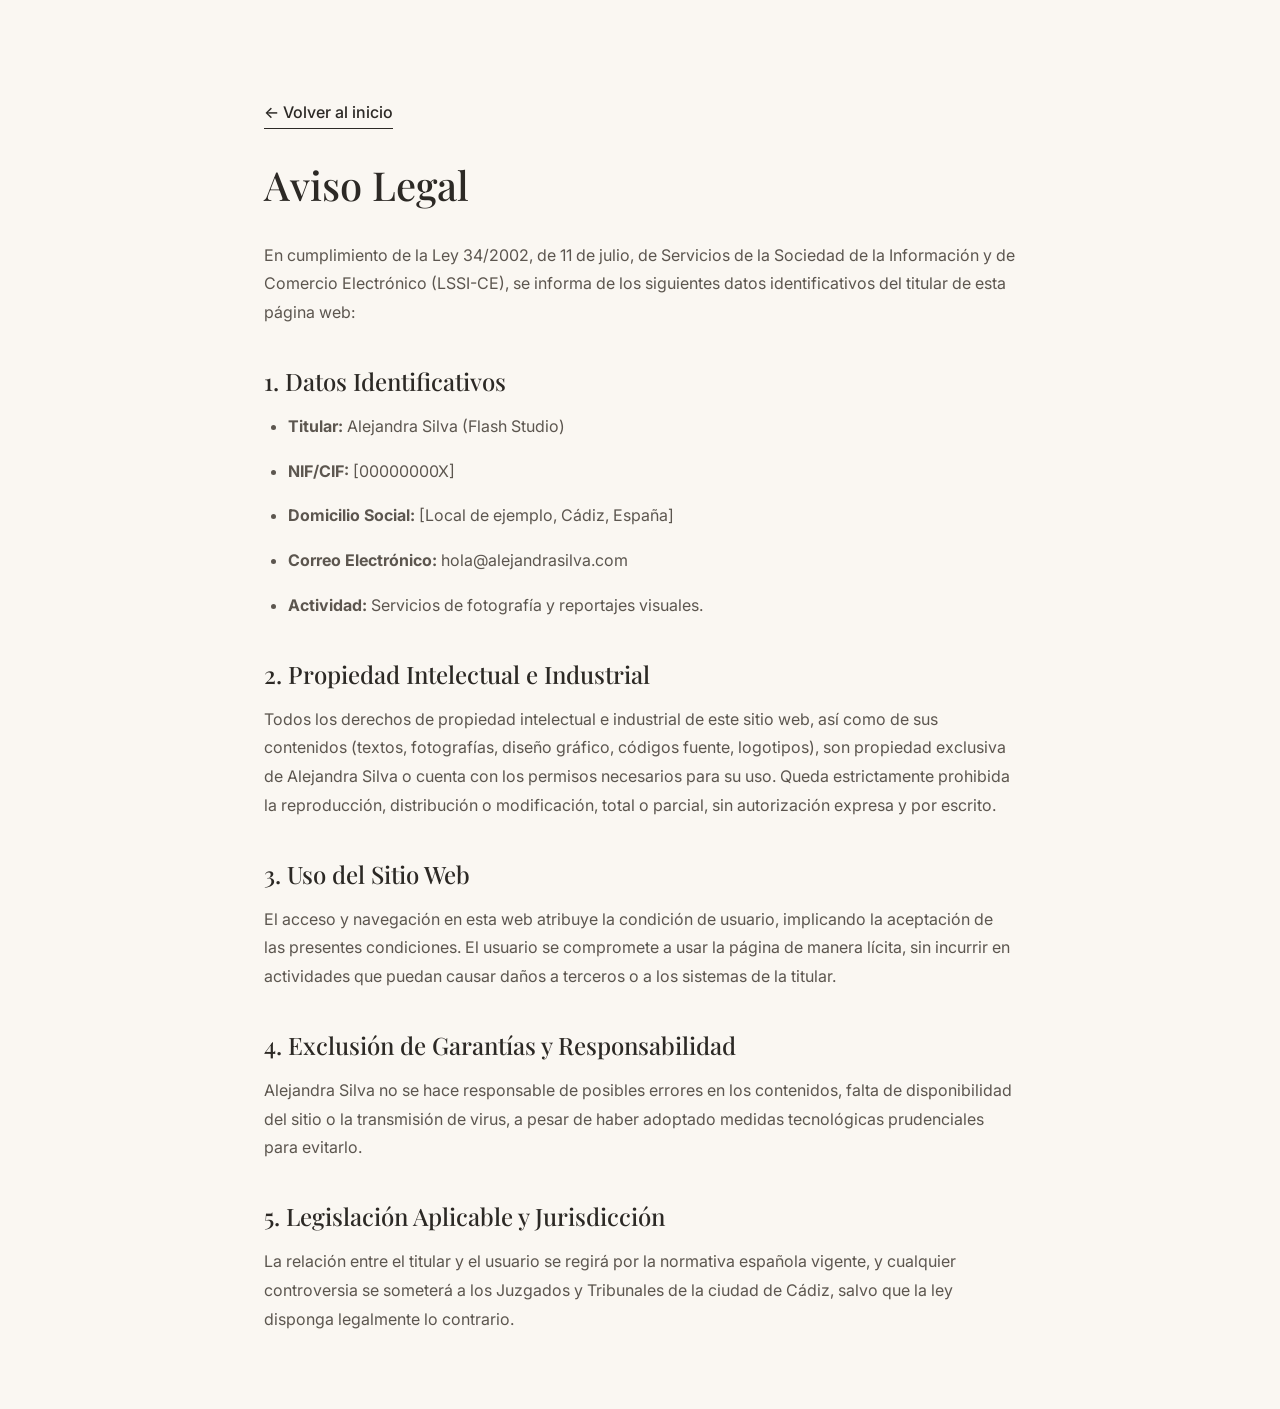
<file: aviso-legal.html>
<!DOCTYPE html>
<html lang="es">
<head>
    <meta charset="UTF-8">
    <meta name="viewport" content="width=device-width, initial-scale=1.0">
    <meta name="robots" content="noindex, nofollow">
    <title>Aviso Legal | Alejandra Silva - Flash Studio</title>
    <link rel="preconnect" href="https://fonts.googleapis.com">
    <link rel="preconnect" href="https://fonts.gstatic.com" crossorigin>
    <link href="https://fonts.googleapis.com/css2?family=Inter:wght@300;400;500;600&family=Playfair+Display:ital,wght@0,400;0,500;0,600;1,400&display=swap" rel="stylesheet">
    <link rel="stylesheet" href="style.css">
    <style>
        .legal-content { padding: 100px 1.5rem 60px; max-width: 800px; margin: 0 auto; }
        .legal-content h1 { margin-bottom: 2rem; color: var(--color-text-main); font-size: 2.5rem; }
        .legal-content h2 { margin-top: 2.5rem; margin-bottom: 1rem; font-size: 1.5rem; color: var(--color-text-main); }
        .legal-content p, .legal-content li { margin-bottom: 1rem; color: var(--color-text-muted); line-height: 1.8; }
        .legal-content ul { padding-left: 1.5rem; }
        .back-btn { display: inline-flex; align-items: center; margin-bottom: 2rem; font-weight: 500; color: var(--color-text-main); text-decoration: none; padding-bottom: 2px; border-bottom: 1px solid currentColor; }
        .back-btn:hover { color: var(--color-accent); border-color: var(--color-accent); }
    </style>
</head>
<body class="bg-cream">
    <div class="legal-content">
        <a href="index.html" class="back-btn">← Volver al inicio</a>
        <h1>Aviso Legal</h1>
        <p>En cumplimiento de la Ley 34/2002, de 11 de julio, de Servicios de la Sociedad de la Información y de Comercio Electrónico (LSSI-CE), se informa de los siguientes datos identificativos del titular de esta página web:</p>
        
        <h2>1. Datos Identificativos</h2>
        <ul>
            <li><strong>Titular:</strong> Alejandra Silva (Flash Studio)</li>
            <li><strong>NIF/CIF:</strong> [00000000X]</li>
            <li><strong>Domicilio Social:</strong> [Local de ejemplo, Cádiz, España]</li>
            <li><strong>Correo Electrónico:</strong> hola@alejandrasilva.com</li>
            <li><strong>Actividad:</strong> Servicios de fotografía y reportajes visuales.</li>
        </ul>

        <h2>2. Propiedad Intelectual e Industrial</h2>
        <p>Todos los derechos de propiedad intelectual e industrial de este sitio web, así como de sus contenidos (textos, fotografías, diseño gráfico, códigos fuente, logotipos), son propiedad exclusiva de Alejandra Silva o cuenta con los permisos necesarios para su uso. Queda estrictamente prohibida la reproducción, distribución o modificación, total o parcial, sin autorización expresa y por escrito.</p>

        <h2>3. Uso del Sitio Web</h2>
        <p>El acceso y navegación en esta web atribuye la condición de usuario, implicando la aceptación de las presentes condiciones. El usuario se compromete a usar la página de manera lícita, sin incurrir en actividades que puedan causar daños a terceros o a los sistemas de la titular.</p>

        <h2>4. Exclusión de Garantías y Responsabilidad</h2>
        <p>Alejandra Silva no se hace responsable de posibles errores en los contenidos, falta de disponibilidad del sitio o la transmisión de virus, a pesar de haber adoptado medidas tecnológicas prudenciales para evitarlo.</p>

        <h2>5. Legislación Aplicable y Jurisdicción</h2>
        <p>La relación entre el titular y el usuario se regirá por la normativa española vigente, y cualquier controversia se someterá a los Juzgados y Tribunales de la ciudad de Cádiz, salvo que la ley disponga legalmente lo contrario.</p>
    </div>
</body>
</html>
</file>
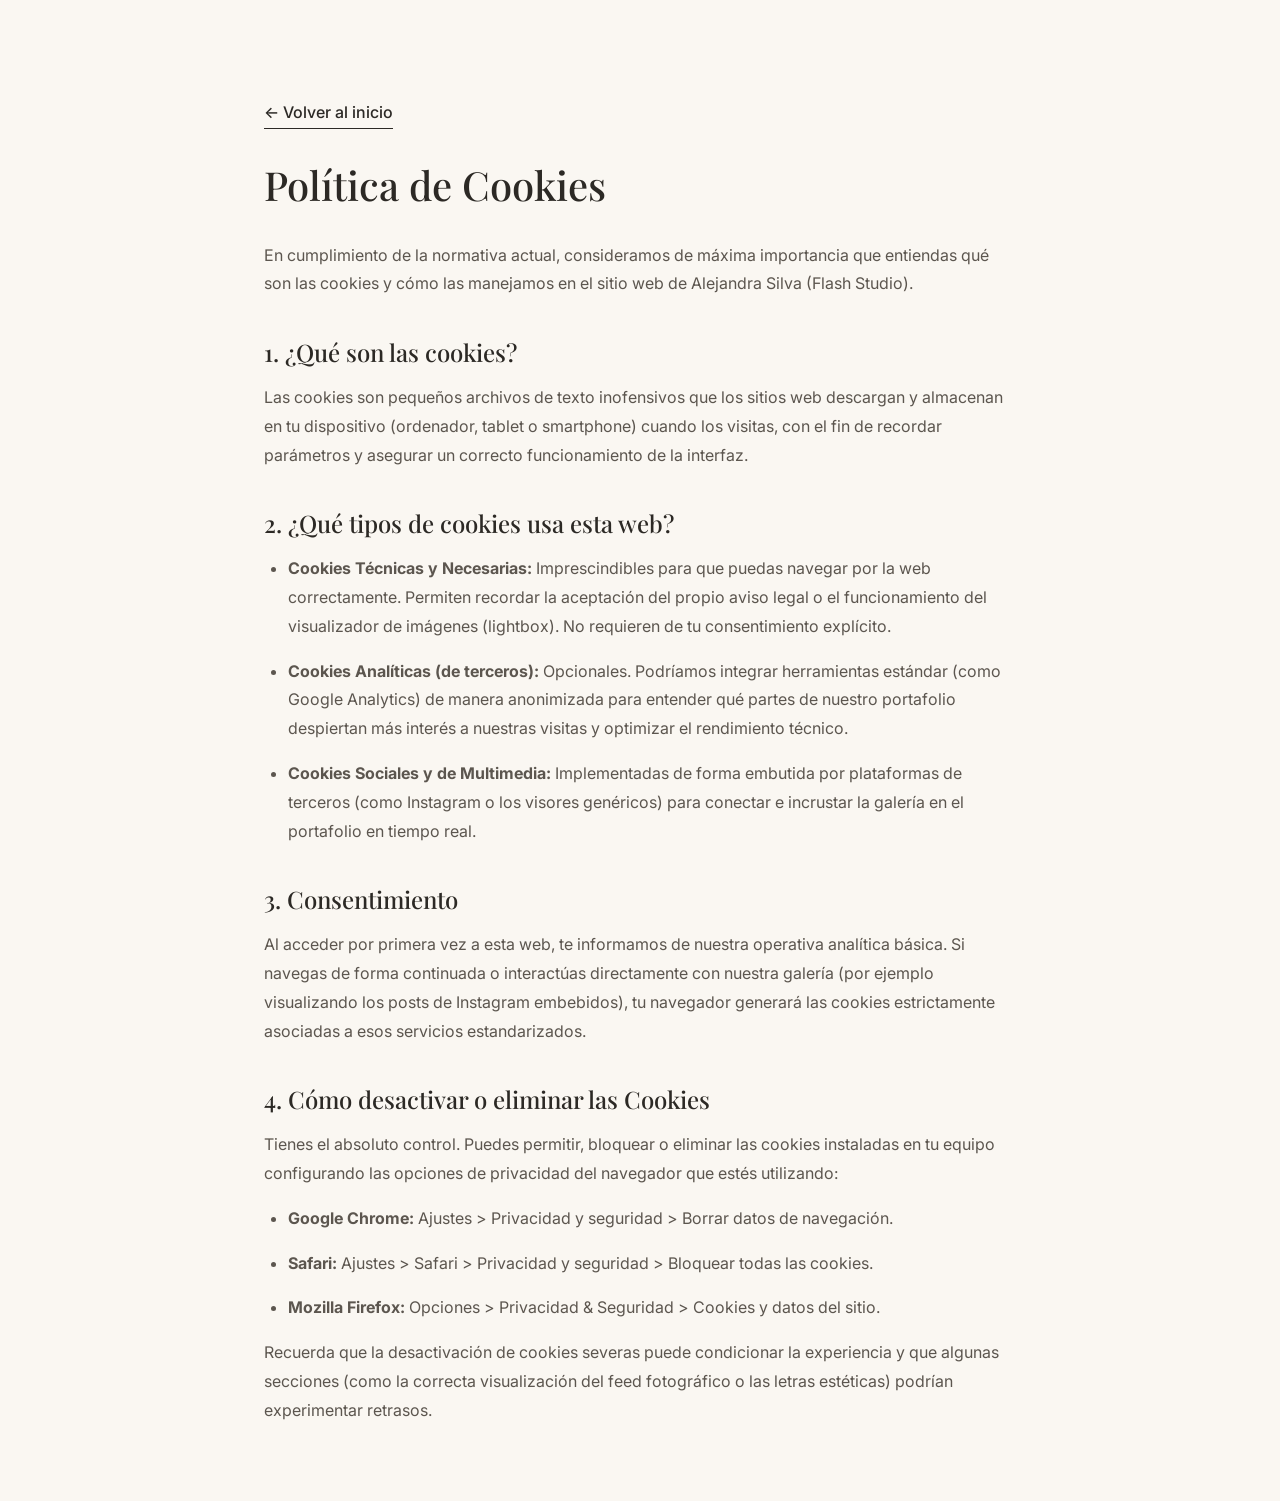
<file: politica-cookies.html>
<!DOCTYPE html>
<html lang="es">
<head>
    <meta charset="UTF-8">
    <meta name="viewport" content="width=device-width, initial-scale=1.0">
    <meta name="robots" content="noindex, nofollow">
    <title>Política de Cookies | Alejandra Silva - Flash Studio</title>
    <link rel="preconnect" href="https://fonts.googleapis.com">
    <link rel="preconnect" href="https://fonts.gstatic.com" crossorigin>
    <link href="https://fonts.googleapis.com/css2?family=Inter:wght@300;400;500;600&family=Playfair+Display:ital,wght@0,400;0,500;0,600;1,400&display=swap" rel="stylesheet">
    <link rel="stylesheet" href="style.css">
    <style>
        .legal-content { padding: 100px 1.5rem 60px; max-width: 800px; margin: 0 auto; }
        .legal-content h1 { margin-bottom: 2rem; color: var(--color-text-main); font-size: 2.5rem; }
        .legal-content h2 { margin-top: 2.5rem; margin-bottom: 1rem; font-size: 1.5rem; color: var(--color-text-main); }
        .legal-content p, .legal-content li { margin-bottom: 1rem; color: var(--color-text-muted); line-height: 1.8; }
        .legal-content ul { padding-left: 1.5rem; }
        .back-btn { display: inline-flex; align-items: center; margin-bottom: 2rem; font-weight: 500; color: var(--color-text-main); text-decoration: none; padding-bottom: 2px; border-bottom: 1px solid currentColor; }
        .back-btn:hover { color: var(--color-accent); border-color: var(--color-accent); }
    </style>
</head>
<body class="bg-cream">
    <div class="legal-content">
        <a href="index.html" class="back-btn">← Volver al inicio</a>
        <h1>Política de Cookies</h1>
        <p>En cumplimiento de la normativa actual, consideramos de máxima importancia que entiendas qué son las cookies y cómo las manejamos en el sitio web de Alejandra Silva (Flash Studio).</p>

        <h2>1. ¿Qué son las cookies?</h2>
        <p>Las cookies son pequeños archivos de texto inofensivos que los sitios web descargan y almacenan en tu dispositivo (ordenador, tablet o smartphone) cuando los visitas, con el fin de recordar parámetros y asegurar un correcto funcionamiento de la interfaz.</p>

        <h2>2. ¿Qué tipos de cookies usa esta web?</h2>
        <ul>
            <li><strong>Cookies Técnicas y Necesarias:</strong> Imprescindibles para que puedas navegar por la web correctamente. Permiten recordar la aceptación del propio aviso legal o el funcionamiento del visualizador de imágenes (lightbox). No requieren de tu consentimiento explícito.</li>
            <li><strong>Cookies Analíticas (de terceros):</strong> Opcionales. Podríamos integrar herramientas estándar (como Google Analytics) de manera anonimizada para entender qué partes de nuestro portafolio despiertan más interés a nuestras visitas y optimizar el rendimiento técnico.</li>
            <li><strong>Cookies Sociales y de Multimedia:</strong> Implementadas de forma embutida por plataformas de terceros (como Instagram o los visores genéricos) para conectar e incrustar la galería en el portafolio en tiempo real.</li>
        </ul>

        <h2>3. Consentimiento</h2>
        <p>Al acceder por primera vez a esta web, te informamos de nuestra operativa analítica básica. Si navegas de forma continuada o interactúas directamente con nuestra galería (por ejemplo visualizando los posts de Instagram embebidos), tu navegador generará las cookies estrictamente asociadas a esos servicios estandarizados.</p>

        <h2>4. Cómo desactivar o eliminar las Cookies</h2>
        <p>Tienes el absoluto control. Puedes permitir, bloquear o eliminar las cookies instaladas en tu equipo configurando las opciones de privacidad del navegador que estés utilizando:</p>
        <ul>
            <li><strong>Google Chrome:</strong> Ajustes > Privacidad y seguridad > Borrar datos de navegación.</li>
            <li><strong>Safari:</strong> Ajustes > Safari > Privacidad y seguridad > Bloquear todas las cookies.</li>
            <li><strong>Mozilla Firefox:</strong> Opciones > Privacidad & Seguridad > Cookies y datos del sitio.</li>
        </ul>
        <p>Recuerda que la desactivación de cookies severas puede condicionar la experiencia y que algunas secciones (como la correcta visualización del feed fotográfico o las letras estéticas) podrían experimentar retrasos.</p>
    </div>
</body>
</html>
</file>
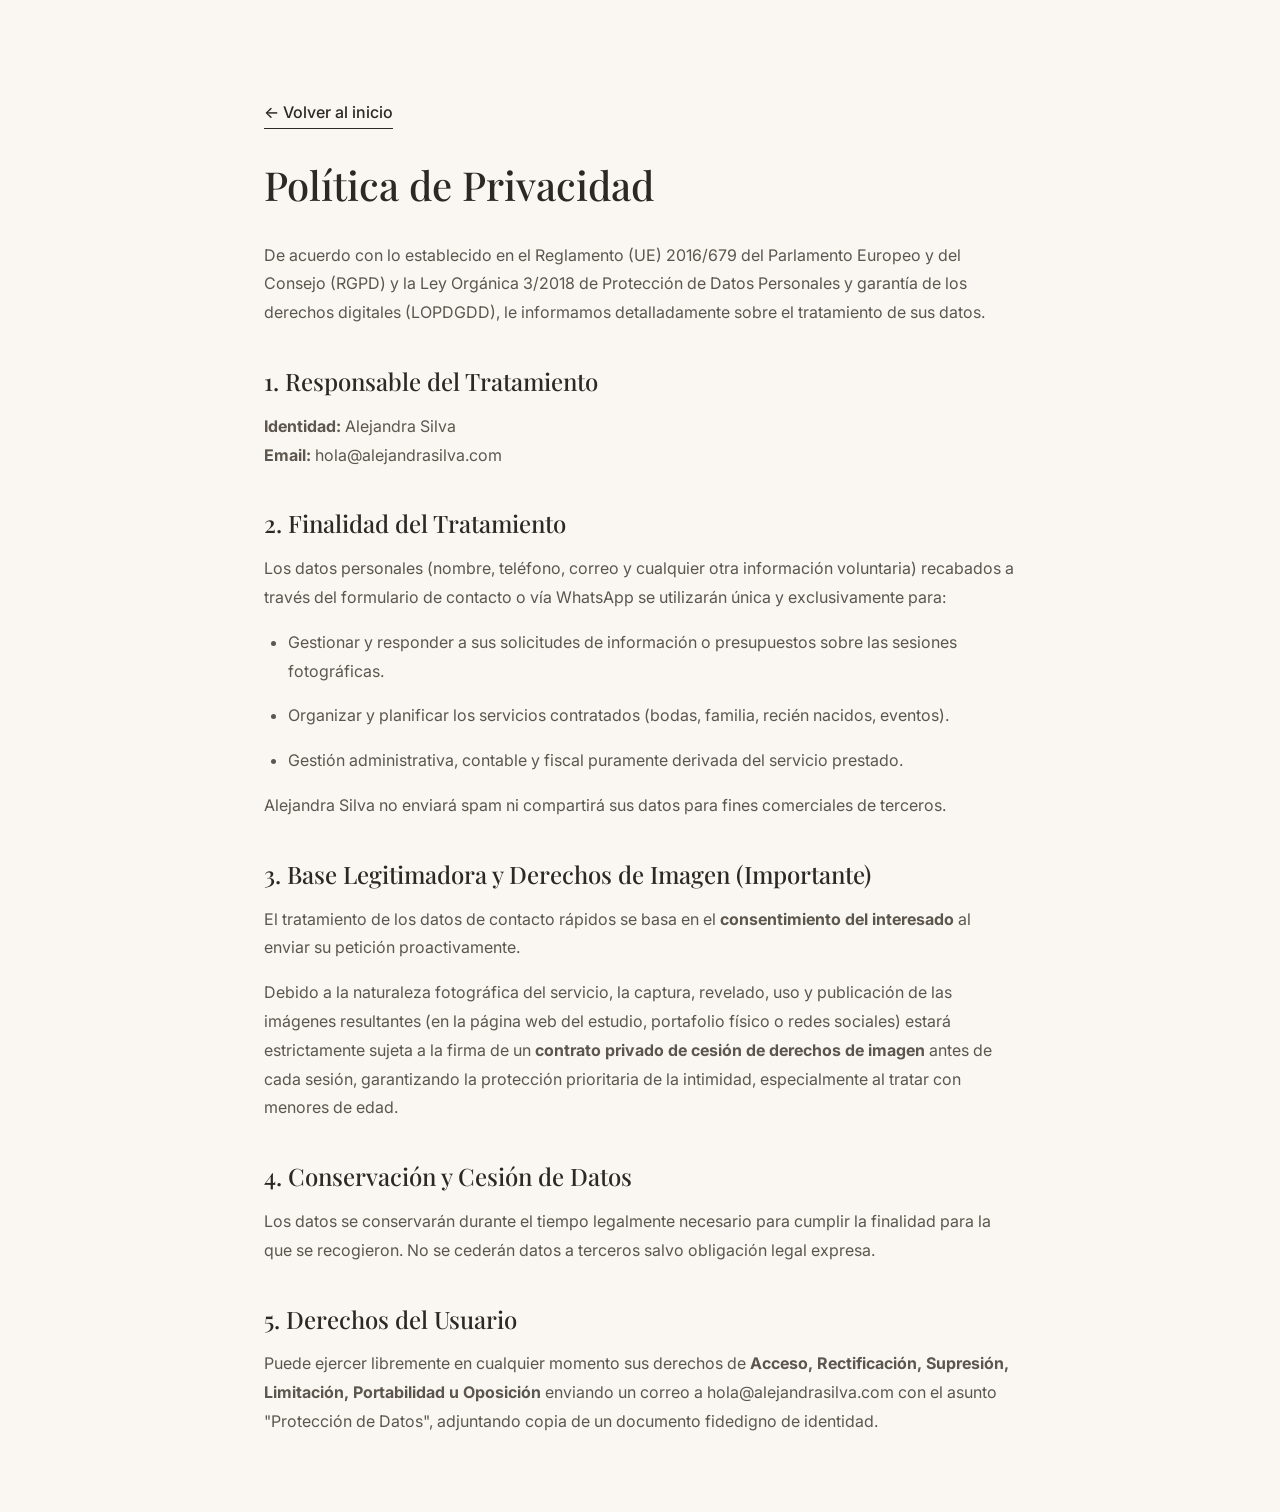
<file: politica-privacidad.html>
<!DOCTYPE html>
<html lang="es">
<head>
    <meta charset="UTF-8">
    <meta name="viewport" content="width=device-width, initial-scale=1.0">
    <meta name="robots" content="noindex, nofollow">
    <title>Política de Privacidad | Alejandra Silva - Flash Studio</title>
    <link rel="preconnect" href="https://fonts.googleapis.com">
    <link rel="preconnect" href="https://fonts.gstatic.com" crossorigin>
    <link href="https://fonts.googleapis.com/css2?family=Inter:wght@300;400;500;600&family=Playfair+Display:ital,wght@0,400;0,500;0,600;1,400&display=swap" rel="stylesheet">
    <link rel="stylesheet" href="style.css">
    <style>
        .legal-content { padding: 100px 1.5rem 60px; max-width: 800px; margin: 0 auto; }
        .legal-content h1 { margin-bottom: 2rem; color: var(--color-text-main); font-size: 2.5rem; }
        .legal-content h2 { margin-top: 2.5rem; margin-bottom: 1rem; font-size: 1.5rem; color: var(--color-text-main); }
        .legal-content p, .legal-content li { margin-bottom: 1rem; color: var(--color-text-muted); line-height: 1.8; }
        .legal-content ul { padding-left: 1.5rem; }
        .back-btn { display: inline-flex; align-items: center; margin-bottom: 2rem; font-weight: 500; color: var(--color-text-main); text-decoration: none; padding-bottom: 2px; border-bottom: 1px solid currentColor; }
        .back-btn:hover { color: var(--color-accent); border-color: var(--color-accent); }
    </style>
</head>
<body class="bg-cream">
    <div class="legal-content">
        <a href="index.html" class="back-btn">← Volver al inicio</a>
        <h1>Política de Privacidad</h1>
        <p>De acuerdo con lo establecido en el Reglamento (UE) 2016/679 del Parlamento Europeo y del Consejo (RGPD) y la Ley Orgánica 3/2018 de Protección de Datos Personales y garantía de los derechos digitales (LOPDGDD), le informamos detalladamente sobre el tratamiento de sus datos.</p>

        <h2>1. Responsable del Tratamiento</h2>
        <p><strong>Identidad:</strong> Alejandra Silva<br>
        <strong>Email:</strong> hola@alejandrasilva.com</p>

        <h2>2. Finalidad del Tratamiento</h2>
        <p>Los datos personales (nombre, teléfono, correo y cualquier otra información voluntaria) recabados a través del formulario de contacto o vía WhatsApp se utilizarán única y exclusivamente para:</p>
        <ul>
            <li>Gestionar y responder a sus solicitudes de información o presupuestos sobre las sesiones fotográficas.</li>
            <li>Organizar y planificar los servicios contratados (bodas, familia, recién nacidos, eventos).</li>
            <li>Gestión administrativa, contable y fiscal puramente derivada del servicio prestado.</li>
        </ul>
        <p>Alejandra Silva no enviará spam ni compartirá sus datos para fines comerciales de terceros.</p>

        <h2>3. Base Legitimadora y Derechos de Imagen (Importante)</h2>
        <p>El tratamiento de los datos de contacto rápidos se basa en el <strong>consentimiento del interesado</strong> al enviar su petición proactivamente.</p>
        <p>Debido a la naturaleza fotográfica del servicio, la captura, revelado, uso y publicación de las imágenes resultantes (en la página web del estudio, portafolio físico o redes sociales) estará estrictamente sujeta a la firma de un <strong>contrato privado de cesión de derechos de imagen</strong> antes de cada sesión, garantizando la protección prioritaria de la intimidad, especialmente al tratar con menores de edad.</p>

        <h2>4. Conservación y Cesión de Datos</h2>
        <p>Los datos se conservarán durante el tiempo legalmente necesario para cumplir la finalidad para la que se recogieron. No se cederán datos a terceros salvo obligación legal expresa.</p>

        <h2>5. Derechos del Usuario</h2>
        <p>Puede ejercer libremente en cualquier momento sus derechos de <strong>Acceso, Rectificación, Supresión, Limitación, Portabilidad u Oposición</strong> enviando un correo a hola@alejandrasilva.com con el asunto "Protección de Datos", adjuntando copia de un documento fidedigno de identidad.</p>
    </div>
</body>
</html>
</file>
<file: style.css>
/* style.css */
:root {
    --color-cream: #faf7f2;
    --color-sand: #e6dfd1;
    --color-sand-dark: #bbaea0;
    --color-text-main: #2c2925;
    --color-text-muted: #5c564f;
    --color-accent: #c08b68;
    --color-accent-hover: #a17050;
    --color-white: #ffffff;
    --color-whatsapp: #25d366;
    --color-whatsapp-hover: #1ebd57;
    
    --font-heading: 'Playfair Display', serif;
    --font-body: 'Inter', sans-serif;
    
    --space-sm: 0.5rem;
    --space-md: 1rem;
    --space-lg: 2rem;
    --space-xl: 4rem;
    --space-xxl: 6rem;
    
    --transition: all 0.3s ease;
    --radius: 8px;
    --container-width: 1200px;
}

* { margin: 0; padding: 0; box-sizing: border-box; }
html { scroll-behavior: smooth; font-size: 16px; }
body { font-family: var(--font-body); color: var(--color-text-main); background-color: var(--color-cream); line-height: 1.6; -webkit-font-smoothing: antialiased; }

h1, h2, h3, h4, .logo-text { font-family: var(--font-heading); font-weight: 500; line-height: 1.2; color: var(--color-text-main); }
.text-muted { color: var(--color-text-muted); }
.text-large { font-size: 1.25rem; font-weight: 300; }
.text-center { text-align: center; }

.container { width: 100%; max-width: var(--container-width); margin: 0 auto; padding: 0 1.5rem; }
.section-spacing { padding: var(--space-xl) 0; }
.py-large { padding-top: var(--space-xxl); padding-bottom: var(--space-xxl); }

.bg-base { background-color: var(--color-cream); }
.bg-light { background-color: var(--color-sand); }
.bg-white { background-color: var(--color-white); }
.bg-dark { background-color: var(--color-text-main); color: var(--color-cream); }

.grid { display: grid; }
.grid-cols-4 { grid-template-columns: repeat(4, 1fr); }
.grid-cols-2 { grid-template-columns: repeat(2, 1fr); }
.gap-main { gap: 2rem; }
.gap-large { gap: 3rem; }
.gap-xl { gap: 4rem; }

.split-layout { display: flex; gap: var(--space-xxl); }
.align-center { align-items: center; }
.align-start { align-items: flex-start; }

.mb-4 { margin-bottom: 1.5rem; }
.mt-3 { margin-top: 1rem; }
.mt-4 { margin-top: 1.5rem; }
.mt-5 { margin-top: 3rem; }
.mr-2 { margin-right: 0.5rem; }

img { max-width: 100%; height: auto; display: block; }
.rounded-image { border-radius: var(--radius); }
.shadow { box-shadow: 0 20px 40px rgba(0,0,0,0.08); }

a { color: inherit; text-decoration: none; transition: var(--transition); }
.btn { display: inline-flex; align-items: center; justify-content: center; padding: 0.75rem 1.5rem; font-family: var(--font-body); font-weight: 500; font-size: 1rem; border-radius: var(--radius); transition: var(--transition); cursor: pointer; border: none; }
.btn-large { padding: 1rem 2rem; font-size: 1.125rem; }
.btn-block { width: 100%; }

.btn-primary { background-color: var(--color-text-main); color: var(--color-cream); border: 2px solid var(--color-text-main); }
.btn-primary:hover { background-color: transparent; color: var(--color-text-main); }
.btn-outline { background-color: transparent; color: var(--color-text-main); border: 1px solid var(--color-text-main); }
.btn-outline:hover { background-color: var(--color-text-main); color: var(--color-cream); }
.btn-whatsapp { background-color: var(--color-whatsapp); color: white; }
.btn-whatsapp:hover { background-color: var(--color-whatsapp-hover); }

.link-arrow { display: inline-flex; align-items: center; font-weight: 500; color: var(--color-text-main); border-bottom: 1px solid currentColor; padding-bottom: 2px; }
.link-arrow i { margin-left: 0.5rem; transition: var(--transition); }
.link-arrow:hover i { transform: translateX(5px); }

.navbar { position: fixed; top: 0; width: 100%; background-color: rgba(250, 247, 242, 0.95); backdrop-filter: blur(10px); z-index: 1000; padding: 1rem 0; border-bottom: 1px solid rgba(0,0,0,0.05); transition: padding 0.3s ease; }
.navbar.scrolled { padding: 0.5rem 0; box-shadow: 0 2px 10px rgba(0,0,0,0.05); }
.nav-content { display: flex; justify-content: space-between; align-items: center; }
.logo { display: flex; flex-direction: column; }
.logo-text { font-size: 1.5rem; font-weight: 600; }
.logo-sub { font-size: 0.75rem; font-family: var(--font-body); letter-spacing: 2px; text-transform: uppercase; color: var(--color-text-muted); }

.nav-links { display: flex; align-items: center; gap: 2rem; }
.nav-link { font-size: 0.95rem; font-weight: 500; position: relative; }
.nav-link:not(.btn):after { content: ''; display: block; width: 0; height: 1px; background: var(--color-text-main); transition: width .3s; }
.nav-link:not(.btn):hover:after { width: 100%; }

.mobile-menu-btn { display: none; background: none; border: none; font-size: 1.5rem; color: var(--color-text-main); cursor: pointer; }

.hero { position: relative; height: 100vh; min-height: 600px; display: flex; align-items: center; padding-top: 80px; overflow: hidden; }
.hero-bg { position: absolute; top: 0; left: 0; width: 100%; height: 100%; z-index: -1; }
.hero-img { width: 100%; height: 100%; object-fit: cover; object-position: center center; }
.hero-bg .overlay { position: absolute; top: 0; left: 0; width: 100%; height: 100%; background-color: rgba(0, 0, 0, 0.3); }
.hero-content { max-width: 800px; z-index: 1; margin: 0 auto; text-align: center; }
.hero-title { font-size: 4.5rem; margin-bottom: 1rem; color: var(--color-white); }
.hero-subtitle { font-size: 1.5rem; font-weight: 300; margin-bottom: 2.5rem; color: rgba(255, 255, 255, 0.9); }
.hero-content .btn-primary { background-color: var(--color-white); color: var(--color-text-main); border-color: var(--color-white); }
.hero-content .btn-primary:hover { background-color: transparent; color: var(--color-white); border-color: var(--color-white); }

.section-title { font-size: 2.5rem; margin-bottom: 1rem; }
.section-subtitle { font-size: 1.25rem; color: var(--color-text-muted); font-weight: 300; }

.about-image { flex: 1; }
.about-image img { width: 100%; aspect-ratio: 1 / 1; object-fit: cover; object-position: center; border-radius: var(--radius); }
.about-text { flex: 1; }

.service-card { background-color: var(--color-white); padding: 2.5rem; border-radius: var(--radius); text-align: center; box-shadow: 0 10px 30px rgba(0,0,0,0.03); transition: var(--transition); }
.service-card:hover { transform: translateY(-10px); box-shadow: 0 15px 40px rgba(0,0,0,0.06); }
.service-icon { font-size: 2.5rem; color: var(--color-accent); margin-bottom: 1.5rem; }
.service-title { font-size: 1.5rem; margin-bottom: 1rem; }
.service-desc { color: var(--color-text-muted); font-size: 0.95rem; }

.gallery-grid { max-width: 1200px; margin: 0 auto; display: grid; grid-template-columns: repeat(auto-fit, minmax(280px, 1fr)); gap: 24px; padding: 20px 0; }
.gallery-item { position: relative; overflow: hidden; border-radius: 14px; cursor: zoom-in; }
.gallery-item img { width: 100%; height: 320px; object-fit: cover; border-radius: 14px; display: block; transition: all 0.3s ease; }
.gallery-item:hover img { transform: scale(1.03); }
.gallery-hover { position: absolute; top: 0; left: 0; width: 100%; height: 100%; background-color: rgba(44, 41, 37, 0.4); display: flex; align-items: center; justify-content: center; opacity: 0; transition: opacity 0.3s ease; color: white; font-size: 2rem; border-radius: 14px; z-index: 2; }
.gallery-item:hover .gallery-hover { opacity: 1; }

.testimonial-card { background-color: var(--color-white); padding: 3rem; border-radius: var(--radius); box-shadow: 0 10px 30px rgba(0,0,0,0.03); }
.rating { color: #eab308; margin-bottom: 1.5rem; font-size: 1.25rem; }
.testimonial-text { font-size: 1.125rem; font-style: italic; color: var(--color-text-main); margin-bottom: 1.5rem; font-family: var(--font-heading); }
.testimonial-author { font-weight: 600; font-size: 0.95rem; color: var(--color-text-muted); }

.contact-info { flex: 1; }
.contact-form-wrapper { flex: 1; background: var(--color-white); padding: 3rem; border-radius: var(--radius); box-shadow: 0 15px 40px rgba(0,0,0,0.05); }
.contact-list { list-style: none; }
.contact-list li { display: flex; align-items: flex-start; gap: 1rem; margin-bottom: 1.5rem; }
.contact-list i { font-size: 1.5rem; color: var(--color-accent); }
.contact-list strong { display: block; font-weight: 600; }
.contact-list span, .contact-list a { color: var(--color-text-muted); }

.form-group { margin-bottom: 1.5rem; }
.form-group label { display: block; margin-bottom: 0.5rem; font-weight: 500; font-size: 0.95rem; }
.form-group input, .form-group select, .form-group textarea { width: 100%; padding: 0.8rem 1rem; border: 1px solid var(--color-sand-dark); border-radius: 4px; font-family: var(--font-body); font-size: 1rem; background-color: var(--color-cream); transition: border-color 0.3s ease; }
.form-group input:focus, .form-group select:focus, .form-group textarea:focus { outline: none; border-color: var(--color-text-main); }

.footer { padding: 4rem 0 2rem; }
.footer-content { display: grid; grid-template-columns: 2fr 1fr 1fr; gap: 3rem; margin-bottom: 3rem; }
.footer-brand p { color: rgba(250, 247, 242, 0.7); margin-top: 1rem; }
.social-links a { display: inline-block; color: var(--color-cream); font-size: 1.25rem; margin-right: 1rem; opacity: 0.8; }
.social-links a:hover { opacity: 1; }
.footer h3 { color: var(--color-cream); font-size: 1.1rem; margin-bottom: 1.5rem; font-family: var(--font-body); }
.footer nav a { display: block; color: rgba(250, 247, 242, 0.7); margin-bottom: 0.75rem; }
.footer nav a:hover { color: var(--color-white); }
.footer-bottom { padding-top: 2rem; border-top: 1px solid rgba(255,255,255,0.1); color: rgba(250, 247, 242, 0.5); font-size: 0.85rem; }

.fade-up { opacity: 0; transform: translateY(30px); transition: opacity 0.8s ease, transform 0.8s ease; }
.fade-up.visible { opacity: 1; transform: translateY(0); }
.delay-1 { transition-delay: 0.2s; }
.delay-2 { transition-delay: 0.4s; }
.delay-3 { transition-delay: 0.6s; }

.lightbox { position: fixed; top: 0; left: 0; width: 100%; height: 100%; background-color: rgba(0,0,0,0.9); z-index: 2000; display: flex; align-items: center; justify-content: center; opacity: 0; pointer-events: none; transition: opacity 0.3s ease; }
.lightbox.active { opacity: 1; pointer-events: all; }
.lightbox-content { max-width: 90%; max-height: 90vh; }
.lightbox-content img { max-height: 90vh; object-fit: contain; }
.lightbox-close { position: absolute; top: 20px; right: 30px; background: none; border: none; color: white; font-size: 3rem; cursor: pointer; line-height: 1; }

@media (max-width: 1024px) {
    .grid-cols-4 { grid-template-columns: repeat(2, 1fr); }
    .hero-title { font-size: 3.5rem; }
    .split-layout { gap: 2rem; }
}

.view-more-container { display: none; }

@media (max-width: 768px) {
    .gallery-grid.collapsed .gallery-item:nth-child(n+3) { display: none; }
    .view-more-container { display: block; }
    
    .mobile-menu-btn { display: block; }
    .nav-links { position: fixed; top: 70px; left: 0; width: 100%; background-color: var(--color-cream); flex-direction: column; padding: 2rem; box-shadow: 0 10px 15px rgba(0,0,0,0.05); gap: 1.5rem; transform: translateY(-150%); transition: transform 0.3s ease; z-index: 999; }
    .nav-links.active { transform: translateY(0); }
    .hero { align-items: center; justify-content: center; padding-bottom: 4rem; text-align: center; }
    .hero-bg .overlay { background-color: rgba(0, 0, 0, 0.3); }
    .hero-title { font-size: 2.5rem; }
    .split-layout { flex-direction: column; }
    .grid-cols-2 { grid-template-columns: 1fr; }
    .footer-content { grid-template-columns: 1fr; gap: 2rem; }
    .section-spacing, .py-large { padding-top: var(--space-xl); padding-bottom: var(--space-xl); }
}

@media (max-width: 480px) {
    .grid-cols-4, .grid-cols-2 { grid-template-columns: 1fr; }
    .hero-content { padding: 0 1rem; }
}
</file>
